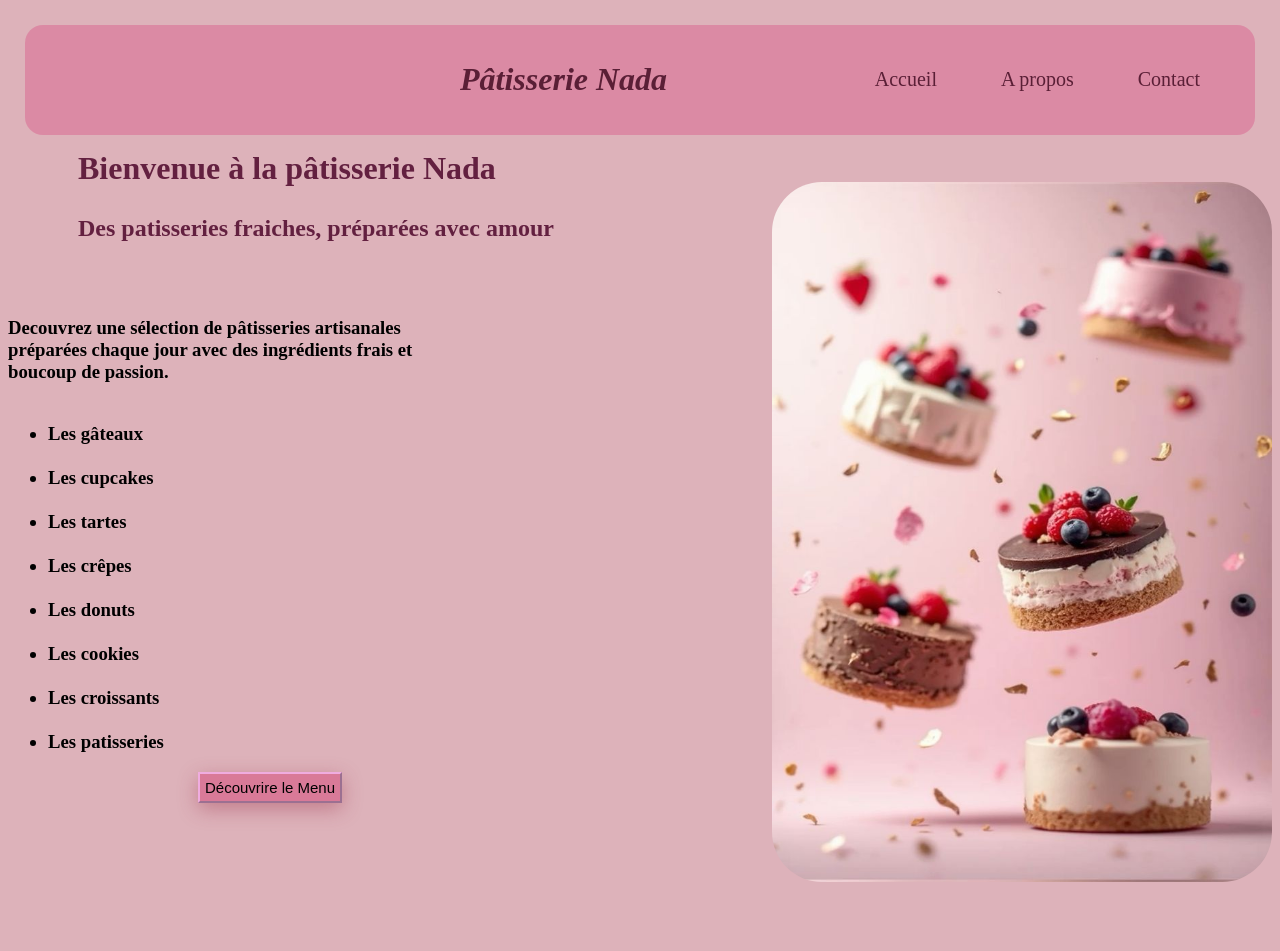
<file: index.html>
<!DOCTYPE html>
<html lang="en">
<head>
    <meta charset="UTF-8">
    <meta name="viewport" content="width=device-width, initial-scale=1.0">
    <title>Document</title>
    <link rel="stylesheet" href="css/style.css">
</head>
<body>
    <header>
        <h1><em>Pâtisserie Nada</em></h1>
        
        <nav>
            <a href="index.html">Accueil</a> 
            <a href="apropos.html">A propos</a>
            <a href="contact.html">Contact</a>
        </nav>
        
    </header>
    <h1 class="hh">Bienvenue à la pâtisserie Nada </h1> <br> <h2>Des patisseries fraiches, préparées avec amour</h2>
    
    <img class="pat" src="img/AI creator - навчання СОЦМЕРЕЖ.jfif" alt="">
    <br><br>
    <h3>Decouvrez une sélection de pâtisseries artisanales <br> préparées chaque jour avec des ingrédients frais et  <br>boucoup de passion.  <br>
        <ul>
            &nbsp;&nbsp;<li>Les gâteaux</li>
            &nbsp;&nbsp;<li>Les cupcakes</li>
            &nbsp;&nbsp;<li>Les tartes</li>
            &nbsp;&nbsp;<li>Les crêpes</li>
            &nbsp;&nbsp;<li>Les donuts</li>
            &nbsp;&nbsp;<li>Les cookies</li>
            &nbsp;&nbsp;<li>Les croissants</li>
            &nbsp;&nbsp;<li>Les patisseries</li>
        </ul>
    


       </h3>
    <a href="menu.html">
        <button id="decou">Découvrire le Menu</button>
    </a>

    
    



    
</body>
</html>
</file>
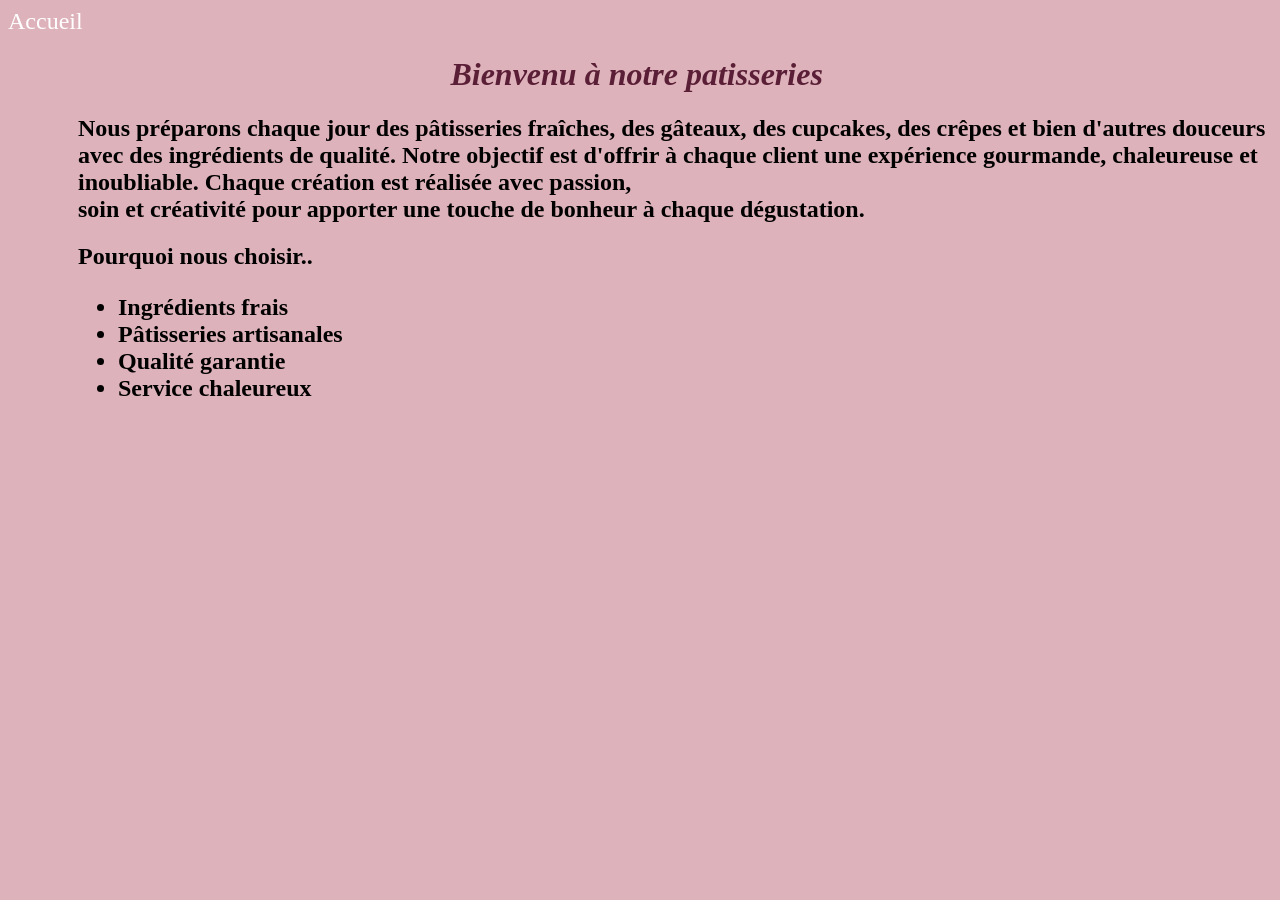
<file: apropos.html>
<!DOCTYPE html>
<html lang="en">
<head>
    <meta charset="UTF-8">
    <meta name="viewport" content="width=device-width, initial-scale=1.0">
    <title>Document</title>
    <link rel="stylesheet" href="css/style.css">
</head>
<body>

    <a id="ac" href="index.html">Accueil</a>

    <h1><em>Bienvenu à notre patisseries</em></h1>

    <h2 id="h">
       Nous préparons chaque jour des pâtisseries fraîches, des gâteaux, des cupcakes, des crêpes et bien d'autres douceurs avec des ingrédients de qualité.
        Notre objectif est d'offrir à chaque client une expérience gourmande, chaleureuse et inoubliable. Chaque création est réalisée avec passion,<br>
         soin et créativité pour apporter une touche de bonheur à chaque dégustation.
    </h2>
    <h2 id="h">Pourquoi nous choisir..
        <ul>
            <li>Ingrédients frais</li>
            <li>Pâtisseries artisanales</li>
            <li>Qualité garantie</li>
            <li>Service chaleureux</li>
        </ul>
    </h2>

    <h2 id="m">Merci</h2>

   


    
</body>
</html>
</file>
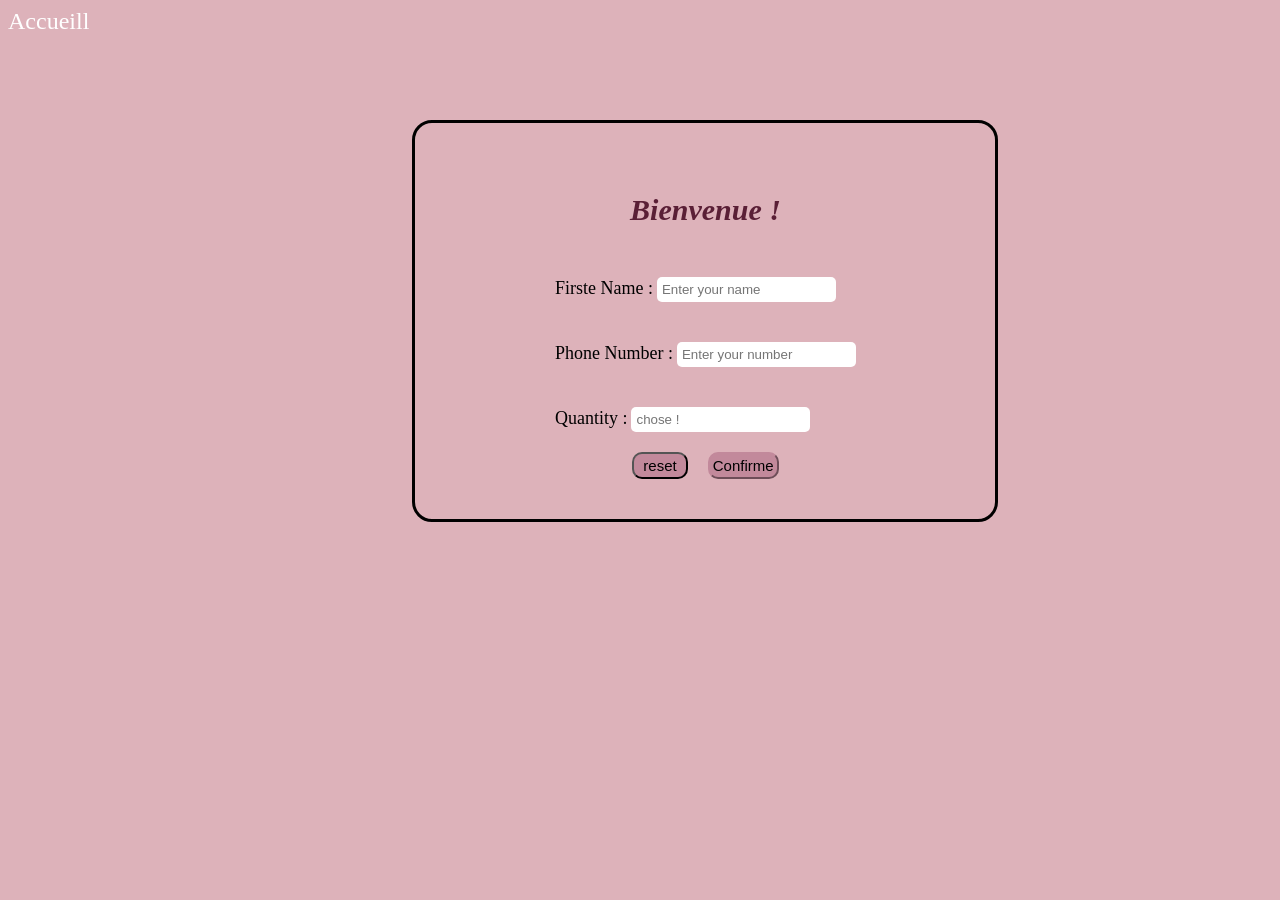
<file: command.html>
<!DOCTYPE html>
<html lang="en">
<head>
    <meta charset="UTF-8">
    <meta name="viewport" content="width=device-width, initial-scale=1.0">
    <title>Document</title>
    <link rel="stylesheet" href="css/style.css">
</head>
<body>

    <a id="ac" href="index.html">Accueill</a>
    
    <form class="comm">
        <div>
            <h3 class="bien"><em>Bienvenue !</em></h1>
        </div>
        <div class="command">
            <label class="info" >Firste Name :</label>
            <input class="ord" type="text" placeholder="Enter your name">
        </div>

        <div class="command">
            <label class="info">Phone Number :</label>
            <input class="ord" type="text" placeholder="Enter your number">
        </div>

        <div class="command">
            <label class="info" >Quantity :</label>
            <input class="ord" type="number" placeholder="chose !">
        </div>

        <div id="com">
            
            <input id="res" type="reset" value="reset">
            <input id="co" type="submit" value="Confirme">
        </div>


    </form>























</body>
</html>
</file>
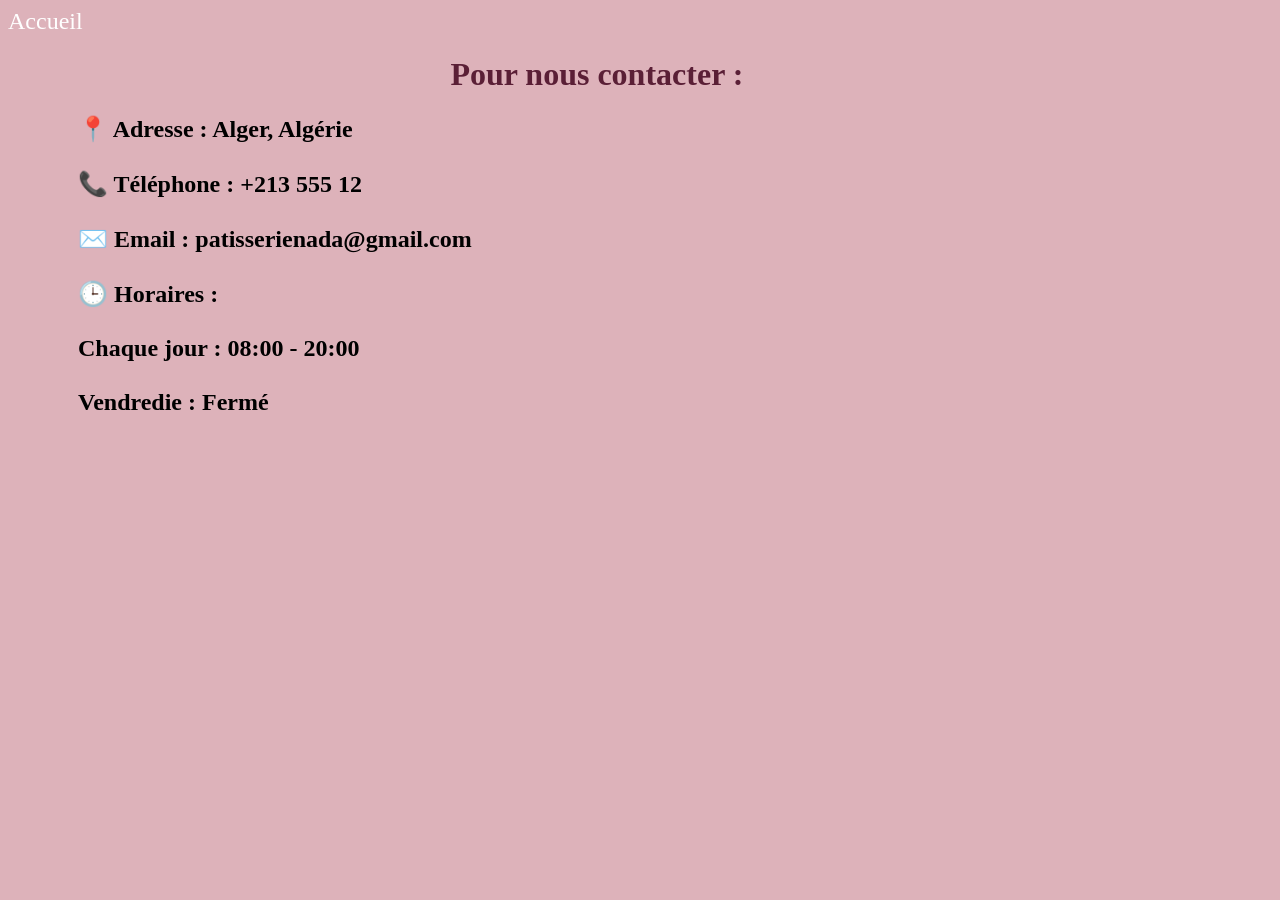
<file: contact.html>
<!DOCTYPE html>
<html lang="en">
<head>
    <meta charset="UTF-8">
    <meta name="viewport" content="width=device-width, initial-scale=1.0">
    <title>Document</title>
    <link rel="stylesheet" href="css/style.css">
</head>
<body>
    <a id="ac" href="index.html">Accueil</a>
    <h1>Pour nous contacter :</h1>

    <h2 id="h">
        📍 Adresse : Alger, Algérie <br><br>

        📞 Téléphone : +213 555 12  <br><br>

        ✉️ Email : patisserienada@gmail.com <br><br>

        🕒 Horaires : <br><br>
        Chaque jour : 08:00 - 20:00 <br><br>
        Vendredie : Fermé <br><br>

    </h2>


    
    
</body>
</html>
</file>
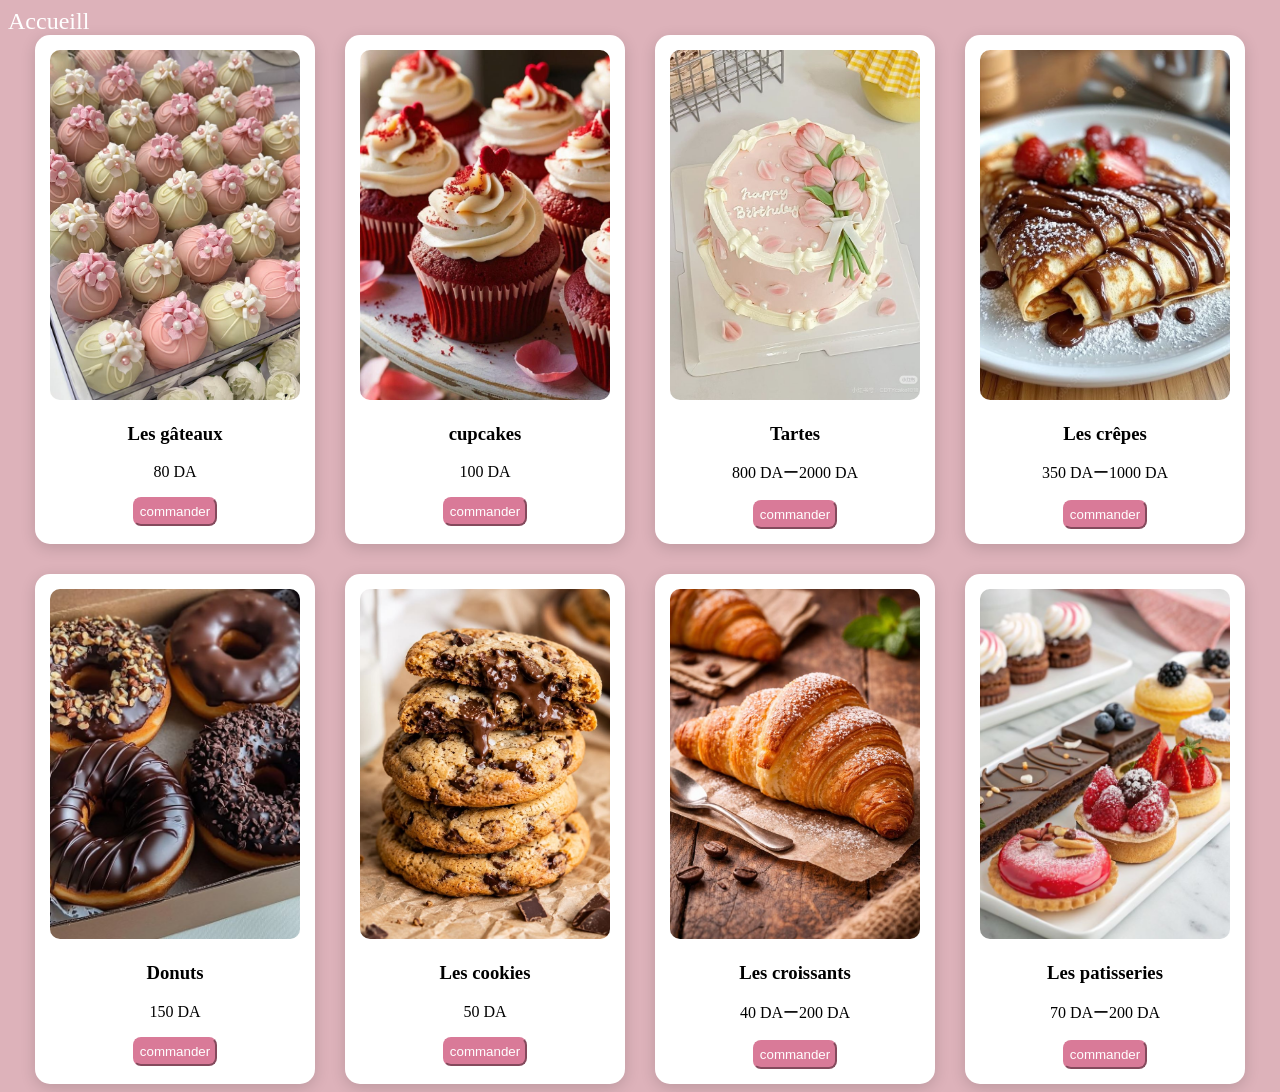
<file: menu.html>
<!DOCTYPE html>
<html lang="en">
<head>
    <meta charset="UTF-8">
    <meta name="viewport" content="width=device-width, initial-scale=1.0">
    <title>Document</title>
    <link rel="stylesheet" href="css/style.css">
</head>
<body>

    <a id="ac" href="index.html">Accueill</a>
    
    <div class="cards">

        <div class="card">
            <img id="cap"  src="img/les gateaux.jfif" alt="">
            <h3>Les gâteaux</h3>
            <p>80 DA</p>
            <a href="command.html">
                <button>commander</button>
            </a>
        </div>

        <div class="card">
            <img id="cap" src="img/Cupcake.jfif" alt="">
            <h3>cupcakes</h3>
            <p>100 DA</p>
            <a href="command.html">
                <button>commander</button>
            </a>
        </div>

        <div class="card">
            <img id="cap"  src="img/tarte.jfif" alt="">
            <h3>Tartes</h3>
            <p> 800 DAー2000 DA</p>
            <a href="command.html">
                <button>commander</button>
            </a>
        </div>

        <div class="card">
            <img id="cap"  src="img/Photo of crepes with chocolate cream and strawberries  Stock Photo _ Adobe Stock.jfif" alt="">
            <h3>Les crêpes</h3>
            <p>  350 DAー1000 DA</p>
            <a href="command.html">
                <button>commander</button>
            </a>
        </div>

        <div class="card">
            <img id="cap"  src="img/donut.jfif" alt="">
            <h3>Donuts</h3>
            <p> 150 DA</p>
            <a href="command.html">
                <button>commander</button>
            </a>
        </div>

        <div class="card">
            <img id="cap"  src="img/Cookies ultra fondants.jfif" alt="">
            <h3>Les cookies</h3>
            <p> 50 DA</p>
            <a href="command.html">
                <button>commander</button>
            </a>
        </div>

        <div class="card">
            <img id="cap"  src="img/croissant.jfif" alt="">
            <h3>Les croissants</h3>
            <p> 40 DAー200 DA</p>
            <a href="command.html">
                <button>commander</button>
            </a>
        </div>

        <div class="card">
            <img id="cap"  src="img/Pâtisseries & Desserts Gourmands.jfif" alt="">
            <h3>Les patisseries</h3>
            <p> 70 DAー200 DA</p>
            <a href="command.html">
                <button>commander</button>
            </a>
        </div>


        

        


    </div>
    
</body>
</html>
</file>
<file: css/style.css>
header{
    display: flex;
    justify-content: space-between;
    align-items: center;
}
nav a{
    color: black;
    text-decoration: none;
    margin-left: 20px;
    font-size: 20px;
    margin-right: 40px;
    color: #5a1f36;
}

a:hover{
    color: white;
}
.pat{
    width: 500px;
    height: 700px;
    border-radius: 50px;
    float: right;
    margin-top: -90px;
    margin-top: -80px;
}
body{
    background: rgb(221, 178, 186);
}
h1{
    margin-left: 35%;
    color: #5a1f36;
}
.hh{
    color: #632040;
    margin-left: 70px;
    margin-top: 150px;
    margin-bottom: 10px;

}
h2{
    
    color: #632040;
    margin-left: 70px;
    margin-top: 0;
}
#decou{
    padding: 5px;
    margin-bottom: 140px;
    margin-left: 190px;
    font-size: 15px;
    background-color: #d97a98;
    border-color: rgb(240, 172, 223);
    box-shadow: 0 6px 20px rgba(156, 46, 70, 0.4);
    cursor: pointer;
}



.card{
    width: 250px;
    background-color: white;
    border-radius: 15px;
    padding: 15px;
    text-align: center;
    box-shadow: 0 4px 15px rgba(0,0,0,0.15);
   
}
.card img{
    width: 100%;
    border-radius: 10px;
}

.card button{
    border-color: #d97a98;
    border-radius: 8px;
    cursor: pointer;
    color: white;
    background-color: #d97a98;
    padding: 5px;
}

.cards{
    display: flex;
    gap: 30px;
    justify-content: center;
    flex-wrap: wrap;
}

#ac{
    font-size: x-large;
    color: white;
    text-decoration: none;
}

#cap{
    width: 100%;
    height: 350px;
    object-fit: cover;
}

#h{
    color: black;
}

#m{
    color: black;
    margin-top: 100px;
    margin-left: 1300px;
}

.command{
    padding: 20px;
}

.comm{
    align-items: center;
    justify-content: center;
    display:grid;
    border: 3px black solid;
    padding: 40px;
    margin: 30px;
    width: 500px;
    margin-left: 32%;
    margin-top: 85px;
    
    border-radius: 20Px;

   

}

.ord{
    border-radius: 5px;
    padding: 5px;
    border:none;
}

.info{
    font-size: 18px;
}

.bien{
    color: #5a1f36;
    font-size: 30px;
    justify-content: center;
    align-items: center;
    display: flex;
}

#co{
    border-radius: 10px;
    background: #c2899b;
    font-size: 15px;
    padding: 3px;
    border-color: #c2899b;
}

#res{
    border-radius: 10px;
    background: #c2899b;
    font-size: 15px;
    padding: 3px;
    padding-left: 9px;
    padding-right: 9px;
   
}

#com{
    display: flex;
    justify-content: center;
    align-items: center;
    gap: 20px;
}

header{
    padding: 15px;
    top: 25px;
    left: 25px;
    right: 25px;
    background-color: #db8aa4;
    border-radius: 18px;
    position: fixed;
}















@media (max-width: 768px) {

header{
    flex-direction: column;
    align-items: center;
}

nav{
    margin-top: 15px;
}

nav a{
    display: inline-block;
    margin: 10px;
}

h1{
    margin-left: 0;
    text-align: center;
}

.hh{
    margin-left: 0;
    text-align: center;
}

.pat{
    float: none;
    width: 90%;
    margin: 20px auto;
    display: block;
}

#decou{
    display: block;
    margin: 30px auto;
}

 header {
        padding: 10px;
        top: 10px;
        left: 10px;
        right: 10px;
        border-radius: 12px;
        position: fixed;
    }
}
</file>
